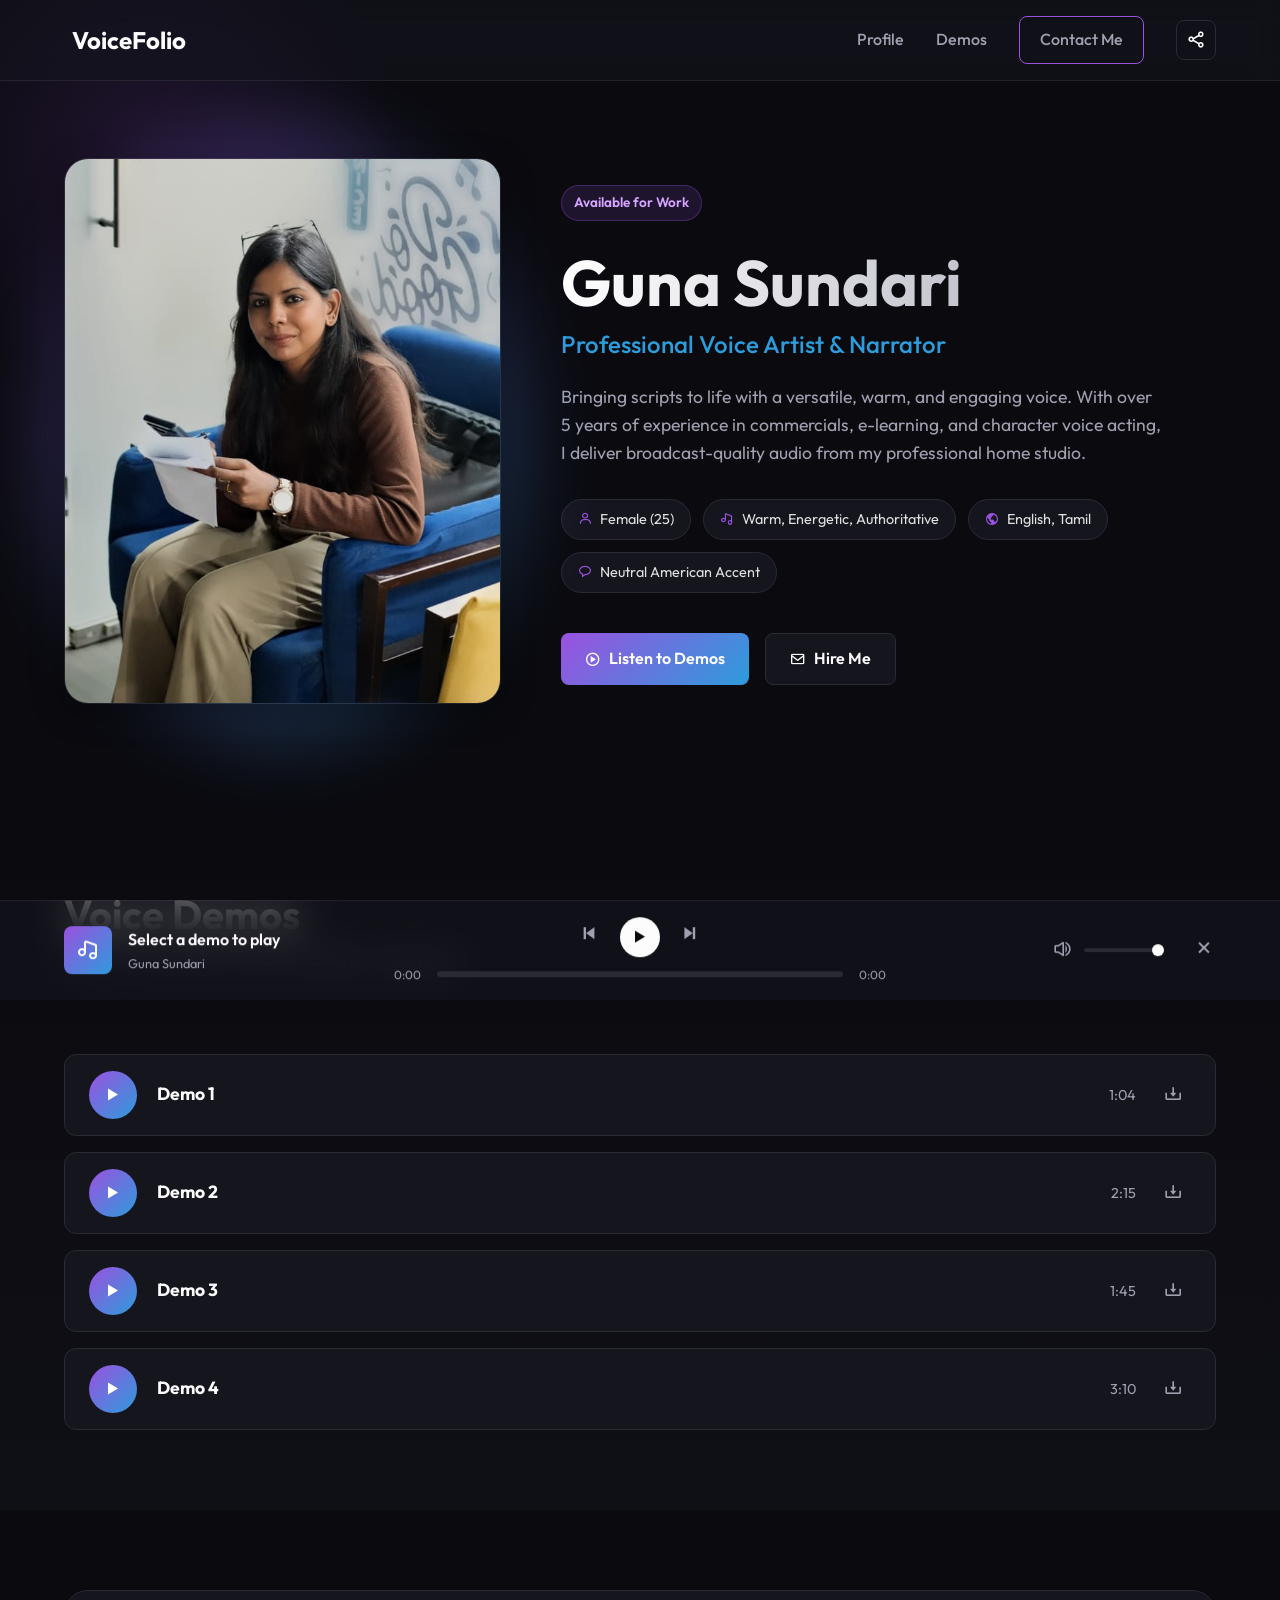
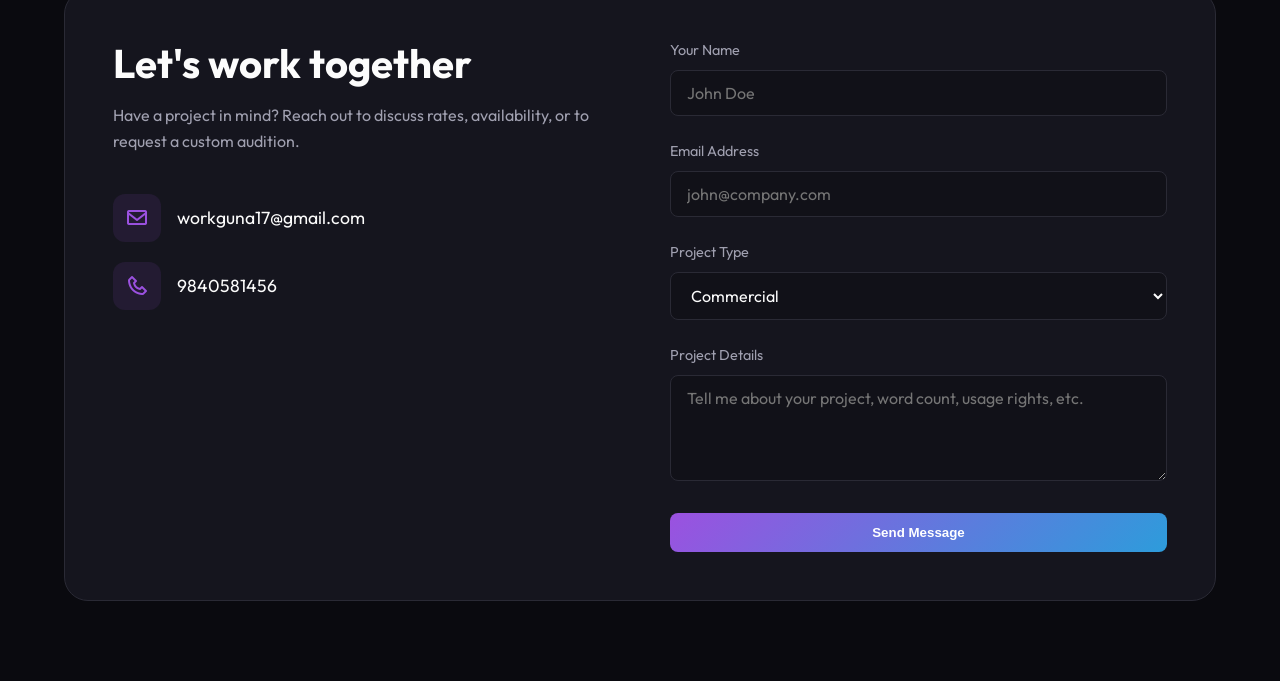
<file: voice_portfolio/index.html>
<!DOCTYPE html>
<html lang="en">

<head>
    <meta charset="UTF-8">
    <meta name="viewport" content="width=device-width, initial-scale=1.0">
    <title>Guna Sundari | Professional Voice Artist</title>
    <meta name="description"
        content="Portfolio of Guna Sundari, professional voice artist specializing in commercials, narration, and character voice.">
    <link rel="preconnect" href="https://fonts.googleapis.com">
    <link rel="preconnect" href="https://fonts.gstatic.com" crossorigin>
    <link href="https://fonts.googleapis.com/css2?family=Outfit:wght@300;400;500;600;700;800&display=swap"
        rel="stylesheet">
    <link href="https://unpkg.com/boxicons@2.1.4/css/boxicons.min.css" rel="stylesheet">
    <link rel="stylesheet" href="styles.css">
</head>

<body>
    <!-- Navbar -->
    <nav class="navbar">
        <div class="nav-container">
            <a href="#" class="logo">
                <i class='bx bx-microphone-alt'></i> VoiceFolio
            </a>
            <ul class="nav-links">
                <li><a href="#profile">Profile</a></li>
                <li><a href="#demos">Demos</a></li>

                <li><a href="#contact" class="btn-primary-outline">Contact Me</a></li>
                <li><button class="btn-icon" id="shareBtn" aria-label="Share Portfolio"><i
                            class='bx bx-share-alt'></i></button></li>
            </ul>
        </div>
    </nav>

    <!-- Hero / Profile Section -->
    <section id="profile" class="hero">
        <div class="hero-bg-glow"></div>
        <div class="container hero-content">
            <div class="profile-image-container">
                <div class="profile-glow"></div>
                <img src="assets/WhatsApp Image 2026-03-13 at 10.47.06 AM.jpeg" alt="Guna Sundari" class="profile-image">
            </div>
            <div class="profile-details">
                <span class="badge-primary">Available for Work</span>
                <h1 class="name">Guna Sundari</h1>
                <h2 class="role">Professional Voice Artist & Narrator</h2>
                <p class="bio">
                    Bringing scripts to life with a versatile, warm, and engaging voice. With over 5 years of experience
                    in commercials, e-learning, and character voice acting, I deliver broadcast-quality audio from my
                    professional home studio.
                </p>

                <div class="voice-attributes">
                    <div class="attribute-pill"><i class='bx bx-user'></i> Female (25)</div>
                    <div class="attribute-pill"><i class='bx bx-music'></i> Warm, Energetic, Authoritative</div>
                    <div class="attribute-pill"><i class='bx bx-world'></i> English, Tamil</div>
                    <div class="attribute-pill"><i class='bx bx-message-rounded'></i> Neutral American Accent</div>
                </div>

                <div class="hero-actions">
                    <a href="#demos" class="btn-primary"><i class='bx bx-play-circle'></i> Listen to Demos</a>
                    <a href="#contact" class="btn-secondary"><i class='bx bx-envelope'></i> Hire Me</a>
                </div>
            </div>
        </div>
    </section>

    <!-- Voice Demos Section -->
    <section id="demos" class="demos-section">
        <div class="container">
            <div class="section-header">
                <div>
                    <h2 class="section-title">Voice Demos</h2>
                    <p class="section-subtitle">Listen to my latest work across different categories.</p>
                </div>
            </div>


            <div class="demo-list">
                <!-- Demo Item 1 -->
                <div class="demo-item" data-src="audio.mp3">
                    <button class="play-btn"><i class='bx bx-play'></i></button>
                    <div class="demo-info">
                        <h3 class="demo-title">Demo 1</h3>
                    </div>
                    <div class="demo-meta">
                        <span class="demo-duration">1:04</span>
                    </div>
                    <button class="download-btn" aria-label="Download"><i class='bx bx-download'></i></button>
                </div>

                <!-- Demo Item 2 -->
                <div class="demo-item" data-src="audio%20(1).mp3">
                    <button class="play-btn"><i class='bx bx-play'></i></button>
                    <div class="demo-info">
                        <h3 class="demo-title">Demo 2</h3>
                    </div>
                    <div class="demo-meta">
                        <span class="demo-duration">2:15</span>
                    </div>
                    <button class="download-btn" aria-label="Download"><i class='bx bx-download'></i></button>
                </div>

                <!-- Demo Item 3 -->
                <div class="demo-item" data-src="audio%20(2).mp3">
                    <button class="play-btn"><i class='bx bx-play'></i></button>
                    <div class="demo-info">
                        <h3 class="demo-title">Demo 3</h3>
                    </div>
                    <div class="demo-meta">
                        <span class="demo-duration">1:45</span>
                    </div>
                    <button class="download-btn" aria-label="Download"><i class='bx bx-download'></i></button>
                </div>

                <!-- Demo Item 4 -->
                <div class="demo-item" data-src="audio%20(3).mp3">
                    <button class="play-btn"><i class='bx bx-play'></i></button>
                    <div class="demo-info">
                        <h3 class="demo-title">Demo 4</h3>
                    </div>
                    <div class="demo-meta">
                        <span class="demo-duration">3:10</span>
                    </div>
                    <button class="download-btn" aria-label="Download"><i class='bx bx-download'></i></button>
                </div>
            </div>
        </div>
    </section>


    <!-- Contact Section -->
    <section id="contact" class="contact-section">
        <div class="container">
            <div class="contact-card">
                <div class="contact-info">
                    <h2>Let's work together</h2>
                    <p>Have a project in mind? Reach out to discuss rates, availability, or to request a custom
                        audition.</p>

                    <div class="contact-methods">
                        <a href="mailto:workguna17@gmail.com" class="method">
                            <i class='bx bx-envelope'></i> workguna17@gmail.com
                        </a>
                        <a href="#" class="method">
                            <i class='bx bx-phone'></i> 9840581456
                        </a>

                    </div>
                </div>

                <form class="contact-form" onsubmit="event.preventDefault(); alert('Message sent successfully!');">
                    <div class="form-group">
                        <label for="name">Your Name</label>
                        <input type="text" id="name" placeholder="John Doe" required>
                    </div>
                    <div class="form-group">
                        <label for="email">Email Address</label>
                        <input type="email" id="email" placeholder="john@company.com" required>
                    </div>
                    <div class="form-group">
                        <label for="project">Project Type</label>
                        <select id="project">
                            <option value="commercial">Commercial</option>
                            <option value="narration">Narration / Documentary</option>
                            <option value="elearning">E-Learning</option>
                            <option value="character">Character / Video Game</option>
                            <option value="other">Other</option>
                        </select>
                    </div>
                    <div class="form-group">
                        <label for="message">Project Details</label>
                        <textarea id="message" rows="4"
                            placeholder="Tell me about your project, word count, usage rights, etc."
                            required></textarea>
                    </div>
                    <button type="submit" class="btn-primary w-100">Send Message</button>
                </form>
            </div>
        </div>
    </section>

    <!-- Bottom Audio Player (Sticky) -->
    <div class="audio-player-bar hidden" id="audioPlayerBar">
        <div class="container player-container">
            <div class="now-playing">
                <div class="player-icon"><i class='bx bx-music'></i></div>
                <div class="track-info">
                    <div class="track-title" id="playerTitle">Select a demo to play</div>
                    <div class="track-artist">Guna Sundari</div>
                </div>
            </div>

            <div class="player-controls">
                <audio id="mainAudio" src=""></audio>
                <div class="controls-main">
                    <button class="ctrl-btn" id="ctrlPrev"><i class='bx bx-skip-previous'></i></button>
                    <button class="ctrl-btn play-pause-btn" id="ctrlPlay"><i class='bx bx-play'></i></button>
                    <button class="ctrl-btn" id="ctrlNext"><i class='bx bx-skip-next'></i></button>
                </div>
                <div class="progress-container" id="progressContainer">
                    <span class="time current-time" id="currentTime">0:00</span>
                    <div class="progress-bar">
                        <div class="progress" id="progress"></div>
                    </div>
                    <span class="time total-time" id="totalTime">0:00</span>
                </div>
            </div>

            <div class="player-actions">
                <button class="vol-btn"><i class='bx bx-volume-full'></i></button>
                <input type="range" class="volume-slider" id="volumeSlider" min="0" max="1" step="0.1" value="1">
                <button class="close-player" id="closePlayer"><i class='bx bx-x'></i></button>
            </div>
        </div>
    </div>


    <script src="script.js"></script>
</body>

</html>
</file>
<file: voice_portfolio/styles.css>
/* Base styles and variables */
:root {
    --primary: #9b51e0;
    --primary-dark: #7a32bd;
    --secondary: #2d9cdb;
    --secondary-dark: #1f6fac;
    --bg-dark: #0a0a0f;
    --bg-card: #15151e;
    --bg-hover: #222230;
    --text-main: #fcfcfc;
    --text-muted: #a0a0b0;
    --border: #2a2a35;
    --accent: #f2994a;
    --glass-bg: rgba(21, 21, 30, 0.6);
    --glass-border: rgba(255, 255, 255, 0.08);
    --shadow: 0 8px 32px rgba(0, 0, 0, 0.4);
}

* {
    margin: 0;
    padding: 0;
    box-sizing: border-box;
}

body {
    font-family: 'Outfit', sans-serif;
    background-color: var(--bg-dark);
    color: var(--text-main);
    line-height: 1.6;
    overflow-x: hidden;
}

h1, h2, h3, h4 {
    font-weight: 700;
    line-height: 1.2;
}

a {
    text-decoration: none;
    color: var(--primary);
    transition: all 0.3s ease;
}

.container {
    max-width: 1200px;
    margin: 0 auto;
    padding: 0 24px;
}

/* Utilities */
.hidden { display: none !important; }
.text-center { text-align: center; }
.w-100 { width: 100%; }
.mt-3 { margin-top: 1rem; }

/* Buttons */
.btn-primary {
    display: inline-flex;
    align-items: center;
    justify-content: center;
    gap: 8px;
    background: linear-gradient(135deg, var(--primary), var(--secondary));
    color: white;
    padding: 12px 24px;
    border-radius: 8px;
    font-weight: 600;
    border: none;
    cursor: pointer;
    transition: transform 0.2s, box-shadow 0.2s;
}

.btn-primary:hover {
    transform: translateY(-2px);
    box-shadow: 0 4px 15px rgba(155, 81, 224, 0.4);
    color: white;
}

.btn-secondary {
    display: inline-flex;
    align-items: center;
    justify-content: center;
    gap: 8px;
    background: var(--bg-card);
    color: var(--text-main);
    padding: 12px 24px;
    border-radius: 8px;
    font-weight: 600;
    border: 1px solid var(--border);
    cursor: pointer;
    transition: all 0.2s;
}

.btn-secondary:hover {
    background: var(--bg-hover);
    border-color: var(--text-muted);
}

.btn-primary-outline {
    display: inline-block;
    padding: 10px 20px;
    border: 1px solid var(--primary);
    color: var(--primary);
    border-radius: 8px;
    font-weight: 500;
    transition: all 0.3s;
}
.btn-primary-outline:hover {
    background: var(--primary);
    color: white;
}

.btn-icon {
    background: transparent;
    border: 1px solid var(--border);
    color: var(--text-main);
    width: 40px;
    height: 40px;
    border-radius: 8px;
    display: flex;
    align-items: center;
    justify-content: center;
    cursor: pointer;
    transition: all 0.2s;
    font-size: 1.2rem;
}
.btn-icon:hover {
    background: var(--bg-hover);
    border-color: var(--primary);
}

/* Navbar */
.navbar {
    position: fixed;
    top: 0;
    width: 100%;
    z-index: 100;
    background: var(--glass-bg);
    backdrop-filter: blur(12px);
    border-bottom: 1px solid var(--glass-border);
    padding: 16px 0;
}

.nav-container {
    max-width: 1200px;
    margin: 0 auto;
    padding: 0 24px;
    display: flex;
    justify-content: space-between;
    align-items: center;
}

.logo {
    font-size: 1.5rem;
    font-weight: 700;
    color: var(--text-main);
    display: flex;
    align-items: center;
    gap: 8px;
}
.logo i {
    color: var(--primary);
}

.nav-links {
    list-style: none;
    display: flex;
    align-items: center;
    gap: 32px;
}

.nav-links li a {
    color: var(--text-muted);
    font-weight: 500;
}
.nav-links li a:hover {
    color: var(--primary);
}

/* Hero Section */
.hero {
    padding: 140px 0 80px;
    position: relative;
    min-height: 90vh;
    display: flex;
    align-items: center;
}

.hero-bg-glow {
    position: absolute;
    top: -100px;
    left: -100px;
    width: 500px;
    height: 500px;
    background: radial-gradient(circle, rgba(155, 81, 224, 0.15) 0%, rgba(10, 10, 15, 0) 70%);
    z-index: -1;
}

.hero-content {
    display: grid;
    grid-template-columns: 1fr 1.5fr;
    gap: 60px;
    align-items: center;
}

.profile-image-container {
    position: relative;
}

.profile-glow {
    position: absolute;
    top: 50%;
    left: 50%;
    transform: translate(-50%, -50%);
    width: 110%;
    height: 110%;
    background: linear-gradient(135deg, var(--primary), var(--secondary));
    border-radius: 50%;
    filter: blur(40px);
    opacity: 0.3;
    z-index: 0;
}

.profile-image {
    width: 100%;
    border-radius: 24px;
    position: relative;
    z-index: 1;
    border: 1px solid var(--glass-border);
    box-shadow: var(--shadow);
    aspect-ratio: 4/5;
    object-fit: cover;
}

.badge-primary {
    background: rgba(155, 81, 224, 0.15);
    color: #d4a6ff;
    padding: 6px 12px;
    border-radius: 20px;
    font-size: 0.85rem;
    font-weight: 600;
    display: inline-block;
    margin-bottom: 24px;
    border: 1px solid rgba(155, 81, 224, 0.3);
}

.name {
    font-size: 4rem;
    margin-bottom: 8px;
    background: linear-gradient(to right, #fff, #a0a0b0);
    -webkit-background-clip: text;
    -webkit-text-fill-color: transparent;
}

.role {
    font-size: 1.5rem;
    color: var(--secondary);
    margin-bottom: 24px;
    font-weight: 500;
}

.bio {
    font-size: 1.1rem;
    color: var(--text-muted);
    margin-bottom: 32px;
    max-width: 600px;
}

.voice-attributes {
    display: flex;
    flex-wrap: wrap;
    gap: 12px;
    margin-bottom: 40px;
}

.attribute-pill {
    background: var(--bg-card);
    border: 1px solid var(--border);
    padding: 8px 16px;
    border-radius: 30px;
    font-size: 0.9rem;
    display: flex;
    align-items: center;
    gap: 8px;
    color: #e0e0e0;
}
.attribute-pill i {
    color: var(--primary);
}

.hero-actions {
    display: flex;
    gap: 16px;
}

/* Sections */
.section-title {
    font-size: 2.5rem;
    margin-bottom: 8px;
}
.section-subtitle {
    color: var(--text-muted);
    font-size: 1.1rem;
    margin-bottom: 40px;
}

/* Demos Section */
.demos-section {
    padding: 80px 0;
    background: linear-gradient(to bottom, var(--bg-dark), #0f0f16);
}

.section-header {
    display: flex;
    justify-content: space-between;
    align-items: flex-end;
    margin-bottom: 40px;
}

.btn-upload {
    background: var(--bg-card);
    color: var(--text-main);
    border: 1px dashed var(--primary);
    padding: 10px 20px;
    border-radius: 8px;
    cursor: pointer;
    font-family: inherit;
    font-weight: 500;
    display: flex;
    align-items: center;
    gap: 8px;
    transition: all 0.3s;
}
.btn-upload:hover {
    background: rgba(155, 81, 224, 0.1);
}

.demo-filters {
    display: flex;
    gap: 12px;
    margin-bottom: 32px;
    overflow-x: auto;
    padding-bottom: 8px;
}

.filter-btn {
    background: transparent;
    border: 1px solid var(--border);
    color: var(--text-muted);
    padding: 8px 16px;
    border-radius: 20px;
    cursor: pointer;
    white-space: nowrap;
    transition: all 0.2s;
    font-family: inherit;
}

.filter-btn.active, .filter-btn:hover {
    background: var(--bg-card);
    color: var(--text-main);
    border-color: var(--primary);
}

.demo-list {
    display: flex;
    flex-direction: column;
    gap: 16px;
}

.demo-item {
    background: var(--bg-card);
    border: 1px solid var(--border);
    border-radius: 12px;
    padding: 16px 24px;
    display: flex;
    align-items: center;
    gap: 20px;
    transition: all 0.3s;
}

.demo-item:hover {
    transform: translateX(8px);
    border-color: var(--glass-border);
    box-shadow: 0 4px 20px rgba(0,0,0,0.2);
}

.demo-item.playing {
    border-color: var(--primary);
    background: rgba(155, 81, 224, 0.05);
}

.play-btn {
    width: 48px;
    height: 48px;
    border-radius: 50%;
    background: linear-gradient(135deg, var(--primary), var(--secondary));
    border: none;
    color: white;
    font-size: 1.5rem;
    display: flex;
    align-items: center;
    justify-content: center;
    cursor: pointer;
    flex-shrink: 0;
    transition: transform 0.2s;
}
.play-btn:hover {
    transform: scale(1.05);
}

.demo-info {
    flex-grow: 1;
}

.demo-title {
    font-size: 1.1rem;
    margin-bottom: 4px;
}

.demo-desc {
    font-size: 0.9rem;
    color: var(--text-muted);
}

.demo-meta {
    display: flex;
    align-items: center;
    gap: 16px;
    font-size: 0.9rem;
}

.demo-tag {
    background: rgba(255,255,255,0.05);
    padding: 4px 10px;
    border-radius: 12px;
    color: var(--text-muted);
}

.demo-duration {
    color: var(--text-muted);
}

.download-btn {
    background: transparent;
    border: none;
    color: var(--text-muted);
    font-size: 1.2rem;
    cursor: pointer;
    padding: 8px;
    border-radius: 50%;
    transition: all 0.2s;
}
.download-btn:hover {
    color: var(--text-main);
    background: var(--bg-hover);
}

/* Projects Section */
.projects-section {
    padding: 80px 0;
}

.projects-grid {
    display: grid;
    grid-template-columns: repeat(auto-fit, minmax(300px, 1fr));
    gap: 32px;
}

.project-card {
    background: var(--bg-card);
    border: 1px solid var(--border);
    border-radius: 16px;
    overflow: hidden;
    transition: all 0.3s;
}

.project-card:hover {
    transform: translateY(-8px);
    border-color: var(--glass-border);
}

.project-image {
    height: 160px;
    display: flex;
    align-items: center;
    justify-content: center;
}

.project-icon {
    font-size: 4rem;
    color: rgba(255,255,255,0.8);
}

.project-content {
    padding: 24px;
}

.project-title {
    font-size: 1.2rem;
    margin-bottom: 12px;
}

.project-desc {
    color: var(--text-muted);
    font-size: 0.95rem;
    margin-bottom: 20px;
    display: -webkit-box;
    -webkit-line-clamp: 3;
    -webkit-box-orient: vertical;
    overflow: hidden;
}

.project-link {
    display: flex;
    align-items: center;
    gap: 4px;
    font-weight: 500;
    font-size: 0.95rem;
}
.project-link:hover {
    gap: 8px;
}

/* Equipment */
.equipment-section {
    padding: 80px 0;
    background: #0f0f16;
}

.equipment-grid {
    display: grid;
    grid-template-columns: repeat(auto-fit, minmax(250px, 1fr));
    gap: 24px;
    margin-top: 40px;
}

.eq-card {
    background: var(--bg-card);
    padding: 32px 24px;
    border-radius: 12px;
    border: 1px solid var(--border);
    text-align: center;
}

.eq-icon {
    font-size: 2.5rem;
    color: var(--secondary);
    margin-bottom: 16px;
}

.eq-card h3 {
    margin-bottom: 8px;
    font-size: 1.1rem;
    color: #a0a0b0;
}

.eq-card p {
    font-weight: 600;
    font-size: 1.1rem;
}

.eq-sub {
    font-size: 0.85rem !important;
    color: var(--text-muted);
    font-weight: 400 !important;
    margin-top: 8px;
}

/* Contact */
.contact-section {
    padding: 80px 0;
}

.contact-card {
    background: var(--bg-card);
    border: 1px solid var(--border);
    border-radius: 24px;
    padding: 48px;
    display: grid;
    grid-template-columns: 1fr 1fr;
    gap: 60px;
}

.contact-info h2 {
    font-size: 2.5rem;
    margin-bottom: 16px;
}
.contact-info p {
    color: var(--text-muted);
    margin-bottom: 40px;
}

.contact-methods {
    display: flex;
    flex-direction: column;
    gap: 20px;
}

.method {
    display: flex;
    align-items: center;
    gap: 16px;
    color: var(--text-main);
    font-size: 1.1rem;
}
.method i {
    font-size: 1.5rem;
    color: var(--primary);
    background: rgba(155, 81, 224, 0.1);
    padding: 12px;
    border-radius: 12px;
}
.method:hover {
    color: var(--primary);
}

.form-group {
    margin-bottom: 24px;
}

.form-group label {
    display: block;
    margin-bottom: 8px;
    color: var(--text-muted);
    font-size: 0.9rem;
}

.form-group input, .form-group textarea, .form-group select {
    width: 100%;
    background: rgba(0,0,0,0.2);
    border: 1px solid var(--border);
    padding: 12px 16px;
    border-radius: 8px;
    color: var(--text-main);
    font-family: inherit;
    font-size: 1rem;
    transition: all 0.3s;
}

.form-group input:focus, .form-group textarea:focus, .form-group select:focus {
    outline: none;
    border-color: var(--primary);
    background: rgba(155, 81, 224, 0.05);
}

.form-group select option {
    background-color: #000000;
    color: #ffffff;
}

/* Audio Player Bottom Bar */
.audio-player-bar {
    position: fixed;
    bottom: 0;
    left: 0;
    width: 100%;
    background: var(--glass-bg);
    backdrop-filter: blur(20px);
    border-top: 1px solid var(--glass-border);
    padding: 16px 0;
    z-index: 1000;
    transform: translateY(0);
    transition: transform 0.3s ease;
}

.audio-player-bar.hidden {
    transform: translateY(100%);
    display: block !important; /* Override util hidden */
}

.player-container {
    display: flex;
    justify-content: space-between;
    align-items: center;
    gap: 24px;
}

.now-playing {
    display: flex;
    align-items: center;
    gap: 16px;
    width: 25%;
}

.player-icon {
    width: 48px;
    height: 48px;
    background: linear-gradient(135deg, var(--primary), var(--secondary));
    border-radius: 8px;
    display: flex;
    align-items: center;
    justify-content: center;
    font-size: 1.5rem;
}

.track-info {
    overflow: hidden;
}

.track-title {
    font-weight: 600;
    white-space: nowrap;
    overflow: hidden;
    text-overflow: ellipsis;
}
.track-artist {
    font-size: 0.8rem;
    color: var(--text-muted);
}

.player-controls {
    flex-grow: 1;
    display: flex;
    flex-direction: column;
    align-items: center;
    gap: 8px;
}

.controls-main {
    display: flex;
    align-items: center;
    gap: 16px;
}

.ctrl-btn {
    background: transparent;
    border: none;
    color: var(--text-muted);
    font-size: 1.8rem;
    cursor: pointer;
    transition: all 0.2s;
}
.ctrl-btn:hover {
    color: var(--text-main);
}

.play-pause-btn {
    width: 40px;
    height: 40px;
    background: var(--text-main);
    color: var(--bg-dark);
    border-radius: 50%;
    display: flex;
    align-items: center;
    justify-content: center;
    font-size: 1.5rem;
}
.play-pause-btn:hover {
    transform: scale(1.05);
    background: white;
}

.progress-container {
    width: 100%;
    max-width: 500px;
    display: flex;
    align-items: center;
    gap: 12px;
}

.time {
    font-size: 0.75rem;
    color: var(--text-muted);
    width: 35px;
    text-align: center;
}

.progress-bar {
    flex-grow: 1;
    height: 6px;
    background: var(--border);
    border-radius: 3px;
    cursor: pointer;
    position: relative;
}

.progress {
    height: 100%;
    background: var(--primary);
    border-radius: 3px;
    width: 0%;
    position: relative;
}

.progress::after {
    content: '';
    position: absolute;
    right: -6px;
    top: -4px;
    width: 14px;
    height: 14px;
    background: white;
    border-radius: 50%;
    opacity: 0;
    transition: opacity 0.2s;
}

.progress-bar:hover .progress::after {
    opacity: 1;
}

.player-actions {
    width: 25%;
    display: flex;
    align-items: center;
    justify-content: flex-end;
    gap: 12px;
}

.vol-btn {
    background: transparent;
    border: none;
    color: var(--text-muted);
    font-size: 1.2rem;
    cursor: pointer;
}

.volume-slider {
    width: 80px;
    height: 4px;
    -webkit-appearance: none;
    background: var(--border);
    border-radius: 2px;
    outline: none;
}
.volume-slider::-webkit-slider-thumb {
    -webkit-appearance: none;
    width: 12px;
    height: 12px;
    border-radius: 50%;
    background: var(--text-main);
    cursor: pointer;
}

.close-player {
    background: transparent;
    border: none;
    color: var(--text-muted);
    font-size: 1.5rem;
    cursor: pointer;
    margin-left: 16px;
}

/* Modal */
.modal-overlay {
    position: fixed;
    top: 0;
    left: 0;
    width: 100%;
    height: 100%;
    background: rgba(0,0,0,0.8);
    backdrop-filter: blur(4px);
    z-index: 2000;
    display: flex;
    align-items: center;
    justify-content: center;
}

.modal {
    background: var(--bg-card);
    border: 1px solid var(--border);
    border-radius: 16px;
    width: 100%;
    max-width: 500px;
    box-shadow: var(--shadow);
}

.modal-header {
    padding: 20px 24px;
    border-bottom: 1px solid var(--border);
    display: flex;
    justify-content: space-between;
    align-items: center;
}

.close-modal {
    background: transparent;
    border: none;
    color: var(--text-muted);
    font-size: 1.5rem;
    cursor: pointer;
}

.modal-body {
    padding: 24px;
}

.upload-area {
    border: 2px dashed var(--border);
    border-radius: 12px;
    padding: 40px 20px;
    text-align: center;
    background: rgba(0,0,0,0.2);
}

.upload-icon {
    font-size: 3rem;
    color: var(--primary);
    margin-bottom: 16px;
}

.upload-hint {
    font-size: 0.85rem;
    color: var(--text-muted);
    margin-top: 16px;
}

.modal-footer {
    padding: 20px 24px;
    border-top: 1px solid var(--border);
}

/* Responsive */
@media (max-width: 992px) {
    .hero-content {
        grid-template-columns: 1fr;
        text-align: center;
    }
    .profile-image-container {
        width: 60%;
        margin: 0 auto;
    }
    .bio {
        margin: 0 auto 32px;
    }
    .hero-actions {
        justify-content: center;
    }
    .voice-attributes {
        justify-content: center;
    }
    .contact-card {
        grid-template-columns: 1fr;
        gap: 40px;
        padding: 32px;
    }
}

@media (max-width: 768px) {
    .name {
        font-size: 3rem;
    }
    .nav-links {
        display: none;
    }
    .demo-item {
        flex-direction: column;
        text-align: center;
    }
    .demo-meta {
        justify-content: center;
    }
    .play-btn {
        margin: -40px auto 0;
        box-shadow: 0 4px 10px rgba(0,0,0,0.5);
    }
    .section-header {
        flex-direction: column;
        align-items: flex-start;
        gap: 16px;
    }
    .player-container {
        flex-direction: column;
        gap: 12px;
    }
    .now-playing, .player-actions {
        width: 100%;
        justify-content: center;
    }
    .player-actions {
        display: none; /* simple mobile player view */
    }
}
</file>
